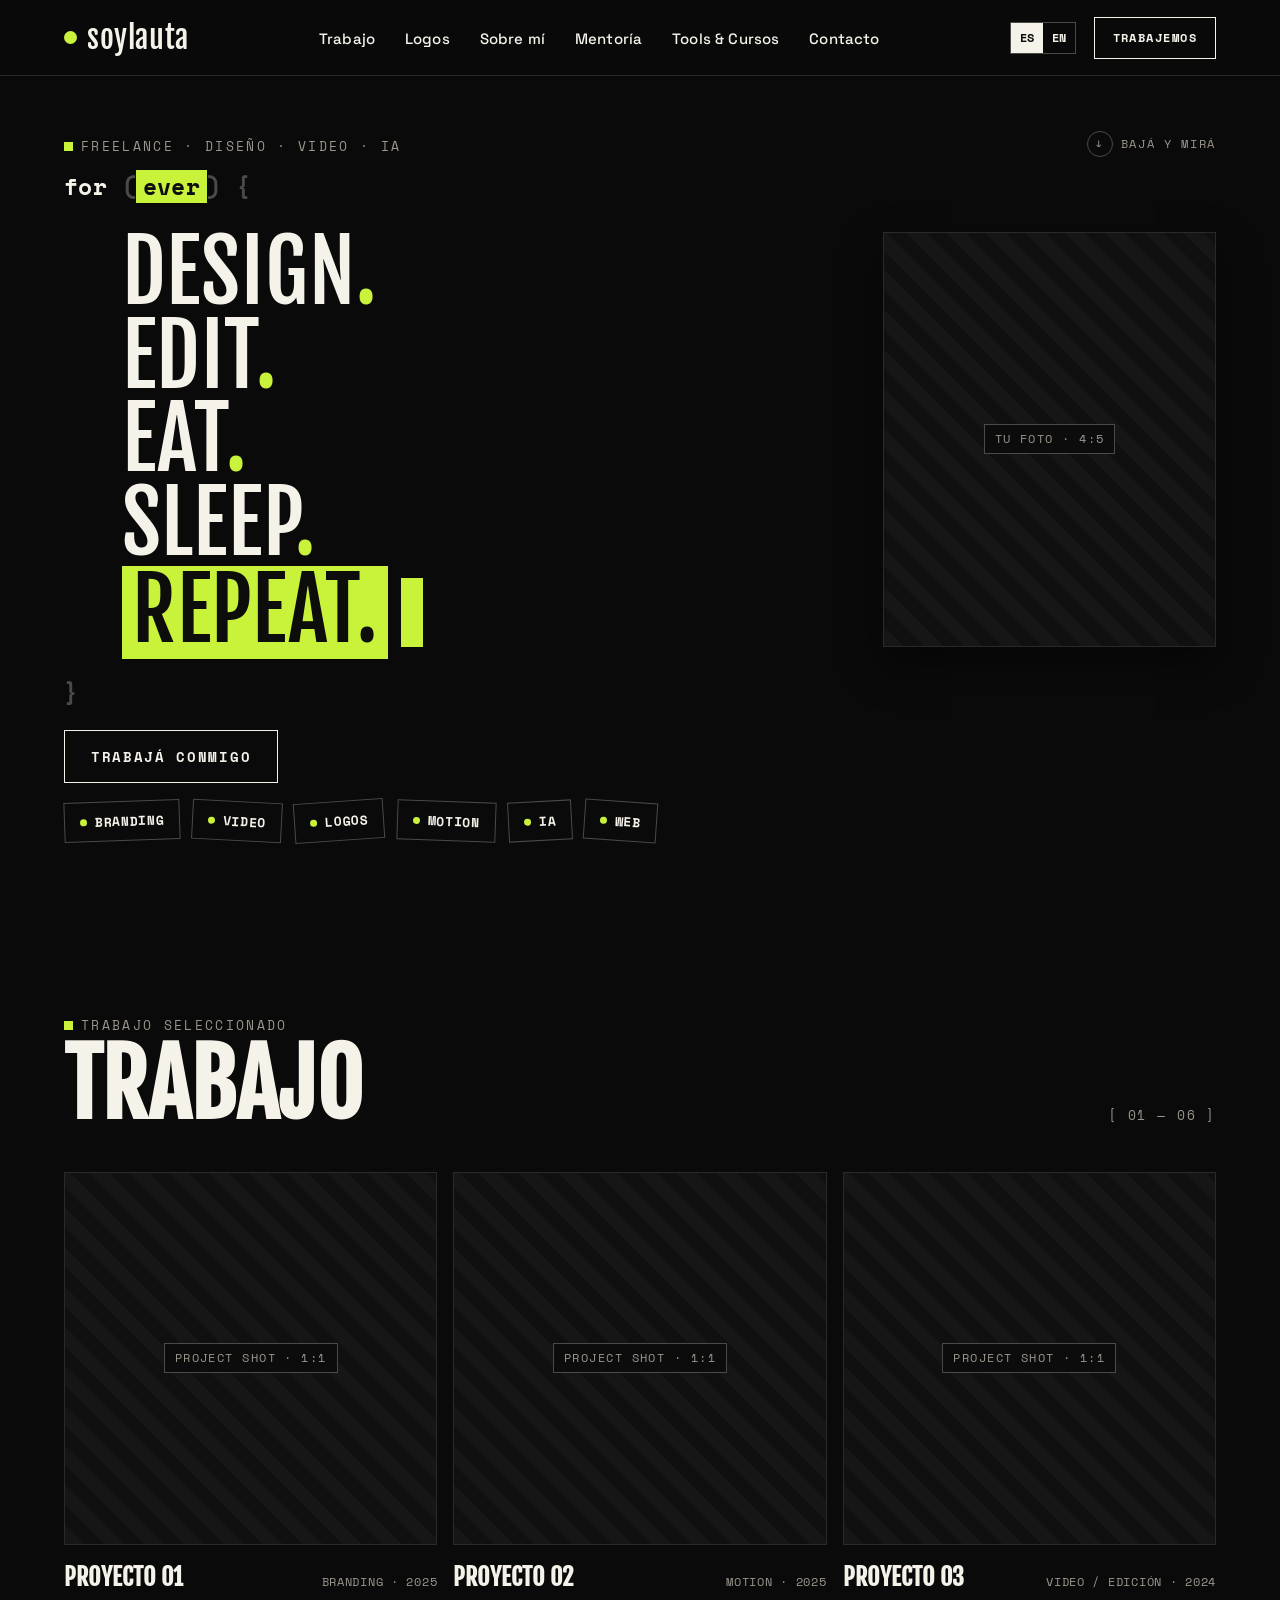
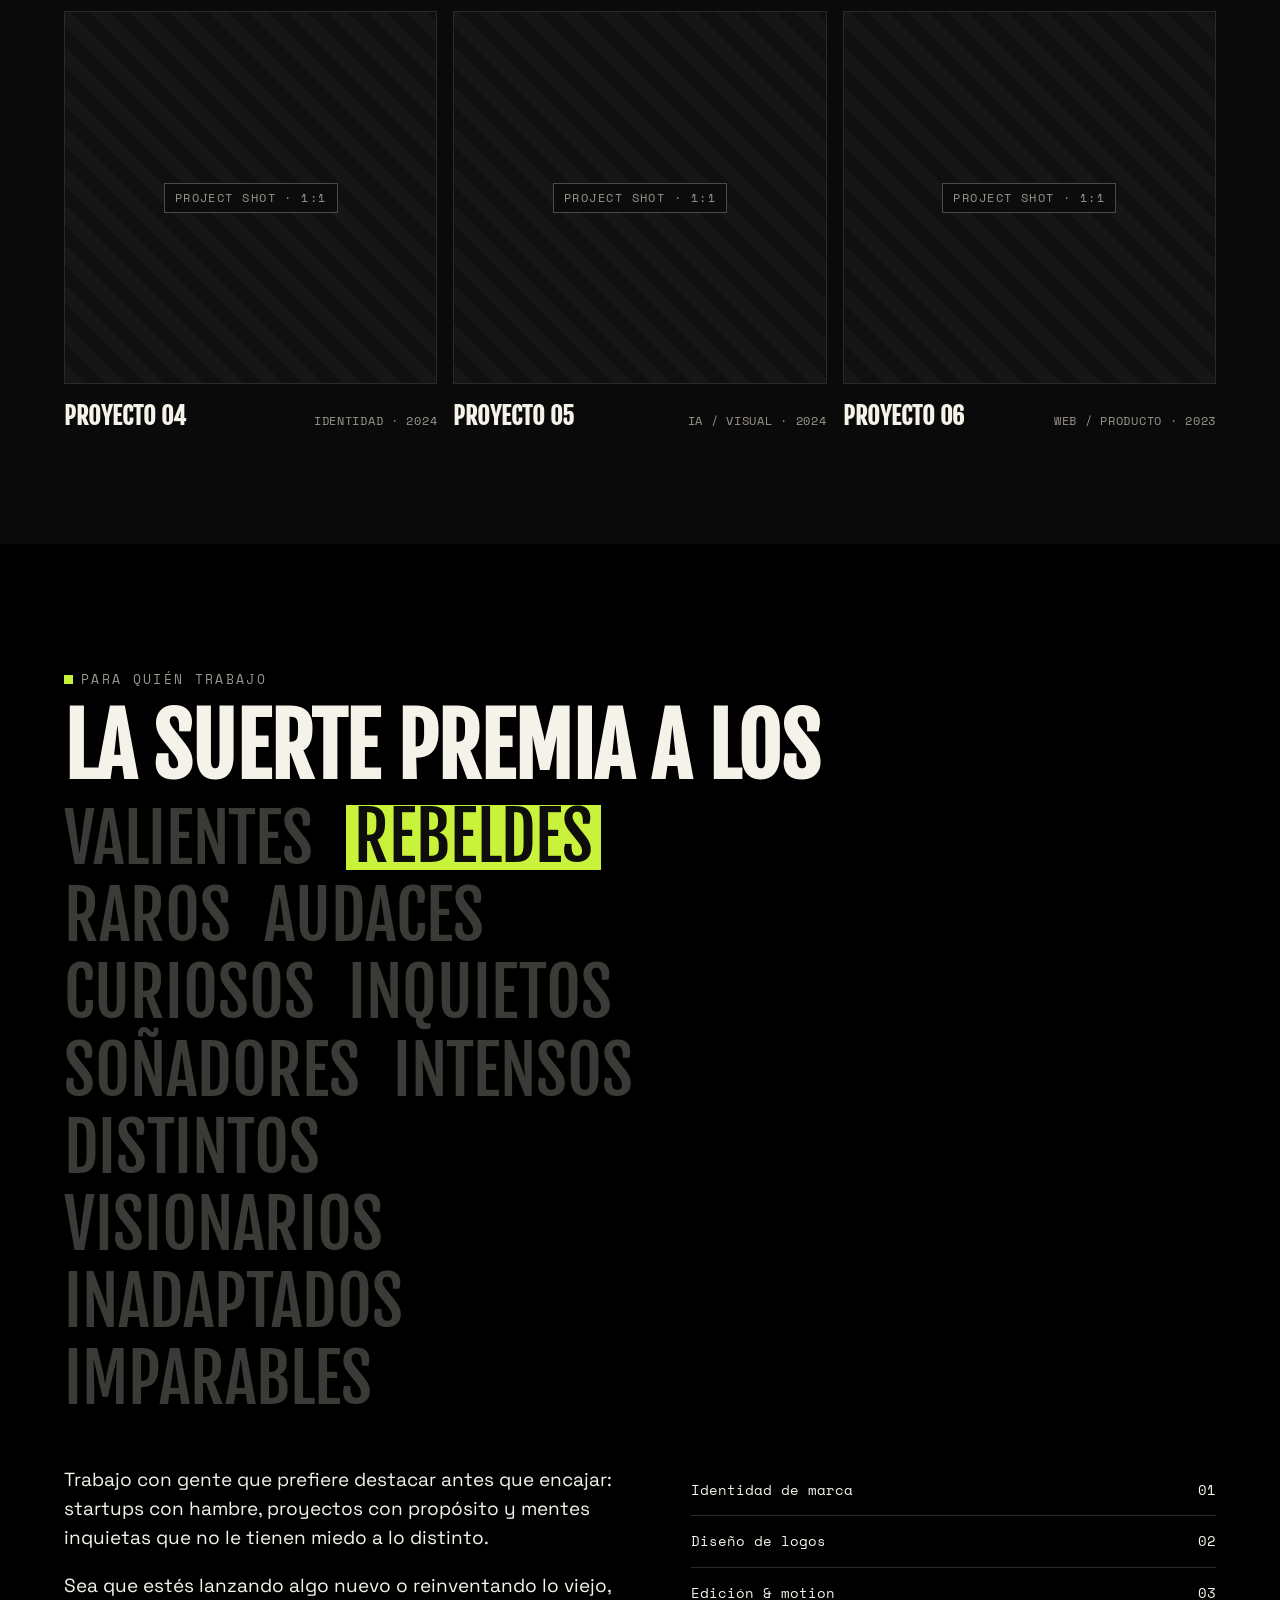
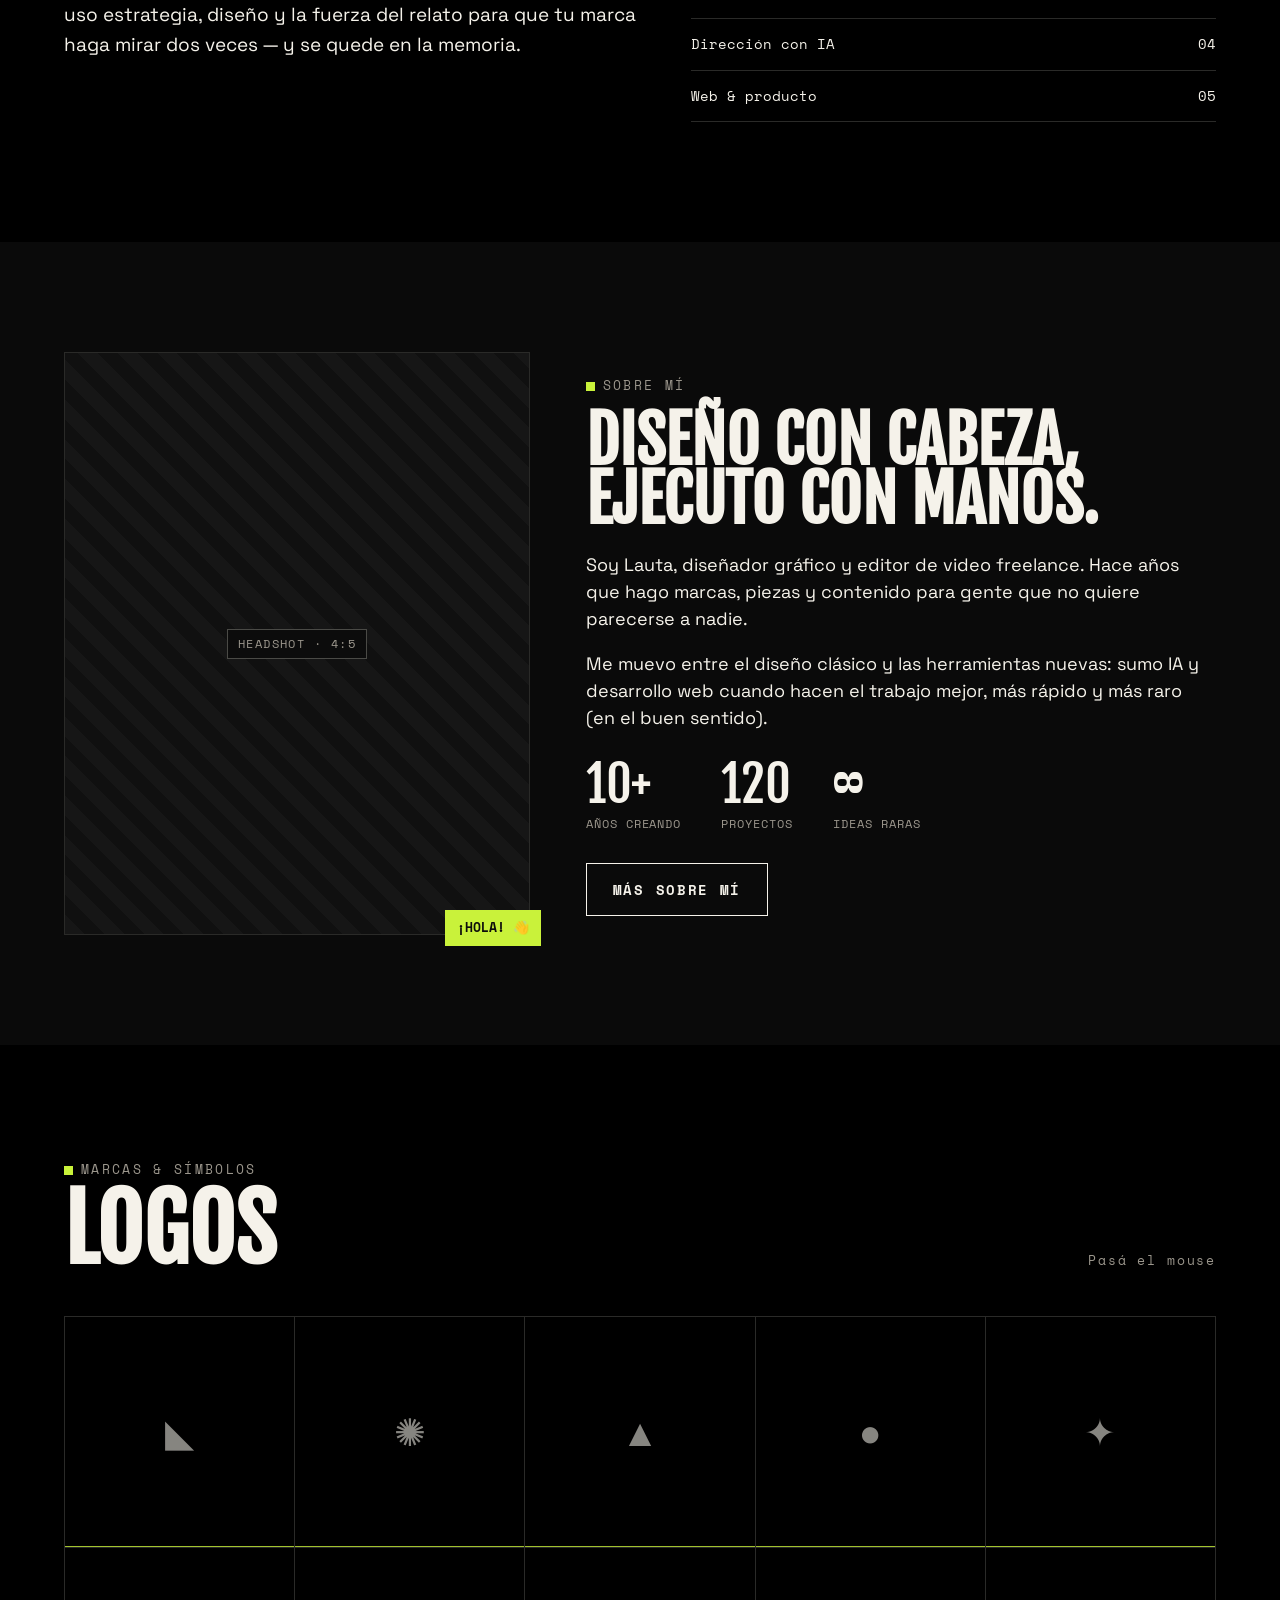
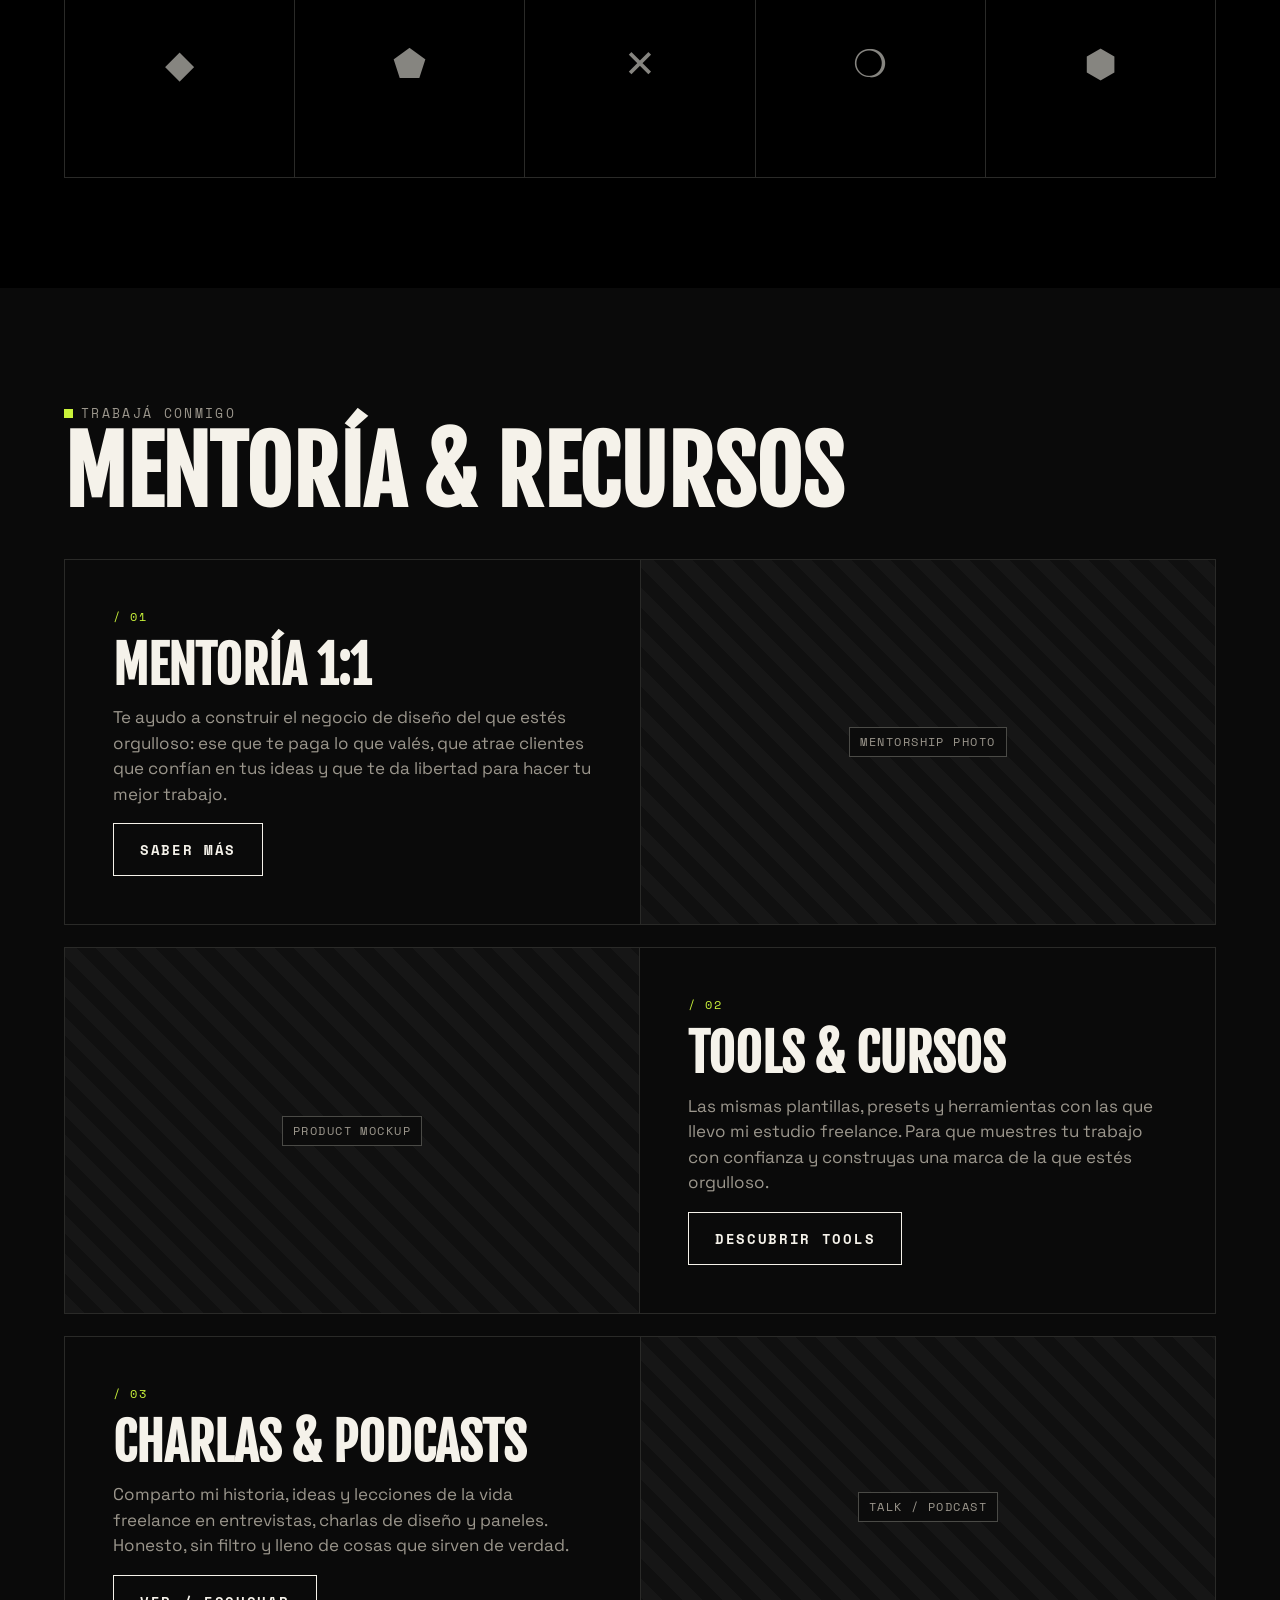
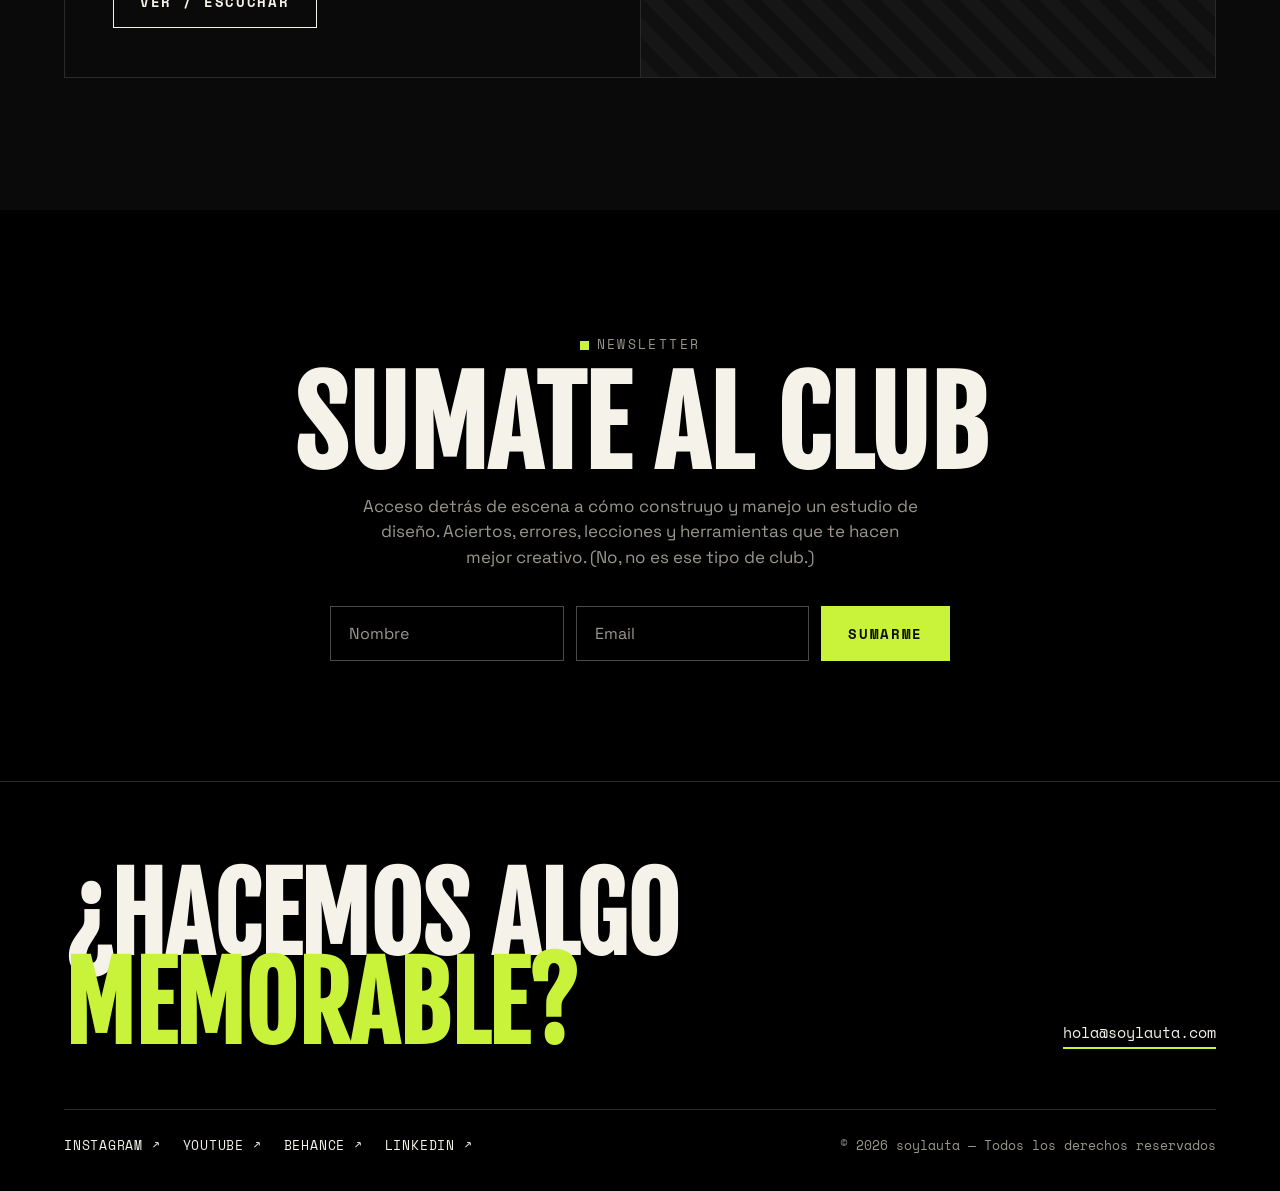
<file: index.html>
<!DOCTYPE html>
<html lang="es">
<head>
<meta charset="UTF-8">
<meta name="viewport" content="width=device-width, initial-scale=1">
<title>soylauta — diseño, video & marcas</title>
<link rel="preconnect" href="https://fonts.googleapis.com">
<link rel="preconnect" href="https://fonts.gstatic.com" crossorigin>
<link href="https://fonts.googleapis.com/css2?family=Fjalla+One&family=Pirata+One&family=Space+Grotesk:wght@400;500;600;700&family=Space+Mono:wght@400;700&display=swap" rel="stylesheet">
<link rel="stylesheet" href="styles.css">
</head>
<body>

<!-- ===================== NAV ===================== -->
<header class="nav">
  <div class="nav-inner">
    <a href="#top" class="brand" aria-label="soylauta home">
      <span class="dot"></span>soylauta
    </a>
    <nav>
      <ul class="nav-links">
        <li><a href="#work" data-es="Trabajo" data-en="Work">Trabajo</a></li>
        <li><a href="#logos" data-es="Logos" data-en="Logos">Logos</a></li>
        <li><a href="#about" data-es="Sobre mí" data-en="About">Sobre mí</a></li>
        <li><a href="#mentorship" data-es="Mentoría" data-en="Mentorship">Mentoría</a></li>
        <li><a href="#tools" data-es="Tools & Cursos" data-en="Tools & Courses">Tools & Cursos</a></li>
        <li><a href="#contact" data-es="Contacto" data-en="Contact">Contacto</a></li>
      </ul>
    </nav>
    <div class="nav-right">
      <div class="lang" role="group" aria-label="language">
        <button data-lang="es" class="active">ES</button>
        <button data-lang="en">EN</button>
      </div>
      <a href="#contact" class="btn nav-cta" data-es="Trabajemos" data-en="Work with me">Trabajemos</a>
      <button class="burger" aria-label="menu"><span></span><span></span><span></span></button>
    </div>
  </div>
</header>

<div class="drawer" id="drawer">
  <a href="#work" data-es="Trabajo" data-en="Work">Trabajo</a>
  <a href="#logos" data-es="Logos" data-en="Logos">Logos</a>
  <a href="#about" data-es="Sobre mí" data-en="About">Sobre mí</a>
  <a href="#mentorship" data-es="Mentoría" data-en="Mentorship">Mentoría</a>
  <a href="#tools" data-es="Tools & Cursos" data-en="Tools & Courses">Tools & Cursos</a>
  <a href="#contact" data-es="Contacto" data-en="Contact">Contacto</a>
</div>

<main id="top">

<!-- ===================== HERO ===================== -->
<section class="hero">
  <div class="wrap">
    <div class="hero-top">
      <span class="kicker" data-es="Freelance · Diseño · Video · IA" data-en="Freelance · Design · Video · AI">Freelance · Diseño · Video · IA</span>
      <span class="scroll-hint">
        <span class="ball">↓</span>
        <span data-es="Bajá y mirá" data-en="Scroll down">Bajá y mirá</span>
      </span>
    </div>

    <div class="hero-main">
      <h1 class="code-hero" aria-label="for ever: design, edit, eat, sleep, repeat">
        <span class="code-line"><span class="kw">for</span> <span class="punc">(</span><span class="var">ever</span><span class="punc">)</span> <span class="brace">{</span></span>
        <span class="big">Design<span class="dot">.</span></span>
        <span class="big">Edit<span class="dot">.</span></span>
        <span class="big">Eat<span class="dot">.</span></span>
        <span class="big">Sleep<span class="dot">.</span></span>
        <span class="big repeat"><span class="box-hl">Repeat.</span><span class="caret"></span></span>
        <span class="code-line"><span class="brace">}</span></span>
      </h1>
      <div class="hero-art">
        <div class="ph"><span class="ph-label">tu foto · 4:5</span></div>
      </div>
    </div>

    <div class="hero-cta-row">
      <a href="#contact" class="btn" data-es="Trabajá conmigo" data-en="Work with me">Work with me <span class="arr">→</span></a>
    </div>

    <div class="stickers">
      <div class="sticker-rail" id="stickerRail">
        <button class="sticker" data-target="#work"><span class="pin"></span>BRANDING</button>
        <button class="sticker" data-target="#work"><span class="pin"></span>VIDEO</button>
        <button class="sticker" data-target="#logos"><span class="pin"></span>LOGOS</button>
        <button class="sticker" data-target="#work"><span class="pin"></span>MOTION</button>
        <button class="sticker" data-target="#tools"><span class="pin"></span>IA</button>
        <button class="sticker" data-target="#tools"><span class="pin"></span>WEB</button>
      </div>
    </div>
  </div>
</section>

<!-- ===================== WORK ===================== -->
<section class="block" id="work">
  <div class="wrap">
    <div class="section-head reveal">
      <div>
        <span class="kicker" data-es="Trabajo seleccionado" data-en="Selected work">Trabajo seleccionado</span>
        <h2>Trabajo</h2>
      </div>
      <span class="idx">[ 01 — 06 ]</span>
    </div>

    <div class="work-grid">
      <article class="work-card reveal" data-name="Proyecto 01">
        <div class="thumb"><div class="ph"><span class="ph-label">project shot · 1:1</span></div><span class="badge" data-es="Ver caso" data-en="View case">Ver caso ↗</span></div>
        <div class="work-meta"><h3>Proyecto 01</h3><span class="cat">Branding · 2025</span></div>
      </article>
      <article class="work-card reveal" data-name="Proyecto 02">
        <div class="thumb"><div class="ph"><span class="ph-label">project shot · 1:1</span></div><span class="badge" data-es="Ver caso" data-en="View case">Ver caso ↗</span></div>
        <div class="work-meta"><h3>Proyecto 02</h3><span class="cat">Motion · 2025</span></div>
      </article>
      <article class="work-card reveal" data-name="Proyecto 03">
        <div class="thumb"><div class="ph"><span class="ph-label">project shot · 1:1</span></div><span class="badge" data-es="Ver caso" data-en="View case">Ver caso ↗</span></div>
        <div class="work-meta"><h3>Proyecto 03</h3><span class="cat">Video / Edición · 2024</span></div>
      </article>
      <article class="work-card reveal" data-name="Proyecto 04">
        <div class="thumb"><div class="ph"><span class="ph-label">project shot · 1:1</span></div><span class="badge" data-es="Ver caso" data-en="View case">Ver caso ↗</span></div>
        <div class="work-meta"><h3>Proyecto 04</h3><span class="cat">Identidad · 2024</span></div>
      </article>
      <article class="work-card reveal" data-name="Proyecto 05">
        <div class="thumb"><div class="ph"><span class="ph-label">project shot · 1:1</span></div><span class="badge" data-es="Ver caso" data-en="View case">Ver caso ↗</span></div>
        <div class="work-meta"><h3>Proyecto 05</h3><span class="cat">IA / Visual · 2024</span></div>
      </article>
      <article class="work-card reveal" data-name="Proyecto 06">
        <div class="thumb"><div class="ph"><span class="ph-label">project shot · 1:1</span></div><span class="badge" data-es="Ver caso" data-en="View case">Ver caso ↗</span></div>
        <div class="work-meta"><h3>Proyecto 06</h3><span class="cat">Web / Producto · 2023</span></div>
      </article>
    </div>
  </div>
</section>

<!-- ===================== MANIFESTO ===================== -->
<section class="manifesto inverted" id="manifesto">
  <div class="wrap">
    <span class="kicker reveal" data-es="Para quién trabajo" data-en="Who I work with">Para quién trabajo</span>
    <h2 class="lead reveal" style="margin-top:18px">
      <span data-es="LA SUERTE PREMIA A LOS" data-en="FORTUNE FAVOURS THE">LA SUERTE PREMIA A LOS</span>
    </h2>
    <div class="adjectives reveal" id="adjectives" aria-hidden="true"></div>

    <div class="manifesto-body">
      <div class="reveal">
        <p data-es="Trabajo con gente que prefiere destacar antes que encajar: startups con hambre, proyectos con propósito y mentes inquietas que no le tienen miedo a lo distinto."
           data-en="I work with people who'd rather stand out than fit in: hungry startups, purpose-driven projects, and restless minds who aren't afraid of different.">Trabajo con gente que prefiere destacar antes que encajar: startups con hambre, proyectos con propósito y mentes inquietas que no le tienen miedo a lo distinto.</p>
        <p data-es="Sea que estés lanzando algo nuevo o reinventando lo viejo, uso estrategia, diseño y la fuerza del relato para que tu marca haga mirar dos veces — y se quede en la memoria."
           data-en="Whether you're launching something new or rethinking the old, I use strategy, design and the power of story to make your brand worth a second look — and impossible to forget.">Sea que estés lanzando algo nuevo o reinventando lo viejo, uso estrategia, diseño y la fuerza del relato para que tu marca haga mirar dos veces — y se quede en la memoria.</p>
      </div>
      <div class="col-r reveal">
        <div class="row"><span data-es="Identidad de marca" data-en="Brand identity">Identidad de marca</span><span>01</span></div>
        <div class="row"><span data-es="Diseño de logos" data-en="Logo design">Diseño de logos</span><span>02</span></div>
        <div class="row"><span data-es="Edición & motion" data-en="Editing & motion">Edición & motion</span><span>03</span></div>
        <div class="row"><span data-es="Dirección con IA" data-en="AI direction">Dirección con IA</span><span>04</span></div>
        <div class="row"><span data-es="Web & producto" data-en="Web & product">Web & producto</span><span>05</span></div>
      </div>
    </div>
  </div>
</section>

<!-- ===================== ABOUT ===================== -->
<section class="block" id="about">
  <div class="wrap">
    <div class="about-grid">
      <div class="about-photo reveal">
        <div class="ph" style="position:absolute;inset:0"><span class="ph-label">headshot · 4:5</span></div>
        <span class="tag-corner">¡HOLA! 👋</span>
      </div>
      <div class="about-text reveal">
        <span class="kicker" data-es="Sobre mí" data-en="About me">Sobre mí</span>
        <h2 data-es="Diseño con cabeza, ejecuto con manos." data-en="I think it through, then I build it.">Diseño con cabeza, ejecuto con manos.</h2>
        <p data-es="Soy Lauta, diseñador gráfico y editor de video freelance. Hace años que hago marcas, piezas y contenido para gente que no quiere parecerse a nadie."
           data-en="I'm Lauta, a freelance graphic designer and video editor. For years I've built brands, pieces and content for people who refuse to look like everyone else.">Soy Lauta, diseñador gráfico y editor de video freelance. Hace años que hago marcas, piezas y contenido para gente que no quiere parecerse a nadie.</p>
        <p data-es="Me muevo entre el diseño clásico y las herramientas nuevas: sumo IA y desarrollo web cuando hacen el trabajo mejor, más rápido y más raro (en el buen sentido)."
           data-en="I move between classic design and new tools: I bring in AI and web dev when they make the work better, faster and weirder (in the good way).">Me muevo entre el diseño clásico y las herramientas nuevas: sumo IA y desarrollo web cuando hacen el trabajo mejor, más rápido y más raro (en el buen sentido).</p>
        <div class="about-stats">
          <div class="stat"><div class="n">10+</div><div class="l" data-es="Años creando" data-en="Years creating">Años creando</div></div>
          <div class="stat"><div class="n">120</div><div class="l" data-es="Proyectos" data-en="Projects">Proyectos</div></div>
          <div class="stat"><div class="n">∞</div><div class="l" data-es="Ideas raras" data-en="Weird ideas">Ideas raras</div></div>
        </div>
        <a href="#contact" class="btn" data-es="Más sobre mí" data-en="More about me">Más sobre mí <span class="arr">→</span></a>
      </div>
    </div>
  </div>
</section>

<!-- ===================== LOGOS ===================== -->
<section class="block inverted" id="logos">
  <div class="wrap">
    <div class="section-head reveal">
      <div>
        <span class="kicker" data-es="Marcas & símbolos" data-en="Marks & symbols">Marcas & símbolos</span>
        <h2>Logos</h2>
      </div>
      <span class="idx" data-es="Pasá el mouse" data-en="Hover me">Pasá el mouse</span>
    </div>
    <div class="logo-grid reveal">
      <div class="logo-cell" data-name="Mark 01"><span class="mk">◣</span></div>
      <div class="logo-cell" data-name="Mark 02"><span class="mk">✺</span></div>
      <div class="logo-cell" data-name="Mark 03"><span class="mk">▲</span></div>
      <div class="logo-cell" data-name="Mark 04"><span class="mk">●</span></div>
      <div class="logo-cell" data-name="Mark 05"><span class="mk">✦</span></div>
      <div class="logo-cell" data-name="Mark 06"><span class="mk">◆</span></div>
      <div class="logo-cell" data-name="Mark 07"><span class="mk">⬟</span></div>
      <div class="logo-cell" data-name="Mark 08"><span class="mk">✕</span></div>
      <div class="logo-cell" data-name="Mark 09"><span class="mk">❍</span></div>
      <div class="logo-cell" data-name="Mark 10"><span class="mk">⬢</span></div>
    </div>
  </div>
</section>

<!-- ===================== TOOLS / TALKS ===================== -->
<section class="block" id="tools">
  <div class="wrap">
    <div class="section-head reveal">
      <div>
        <span class="kicker" data-es="Trabajá conmigo" data-en="Work with me">Trabajá conmigo</span>
        <h2 data-es="Mentoría & recursos" data-en="Mentorship & resources">Mentoría & recursos</h2>
      </div>
    </div>

    <div class="feature reveal" id="mentorship">
      <div class="f-media"><div class="ph" style="position:absolute;inset:0"><span class="ph-label">mentorship photo</span></div></div>
      <div class="f-body">
        <span class="f-num">/ 01</span>
        <h3 data-es="Mentoría 1:1" data-en="1:1 Mentorship">Mentoría 1:1</h3>
        <p data-es="Te ayudo a construir el negocio de diseño del que estés orgulloso: ese que te paga lo que valés, que atrae clientes que confían en tus ideas y que te da libertad para hacer tu mejor trabajo."
           data-en="I help you build the design business you're proud of: the one that pays what you're worth, attracts clients who trust your ideas, and gives you freedom to do your best work.">Te ayudo a construir el negocio de diseño del que estés orgulloso: ese que te paga lo que valés, que atrae clientes que confían en tus ideas y que te da libertad para hacer tu mejor trabajo.</p>
        <div><a href="#contact" class="btn" data-es="Saber más" data-en="Learn more">Saber más <span class="arr">→</span></a></div>
      </div>
    </div>

    <div class="feature reveal">
      <div class="f-media"><div class="ph" style="position:absolute;inset:0"><span class="ph-label">product mockup</span></div></div>
      <div class="f-body">
        <span class="f-num">/ 02</span>
        <h3 data-es="Tools & Cursos" data-en="Tools & Courses">Tools & Cursos</h3>
        <p data-es="Las mismas plantillas, presets y herramientas con las que llevo mi estudio freelance. Para que muestres tu trabajo con confianza y construyas una marca de la que estés orgulloso."
           data-en="The same templates, presets and tools I use to run my freelance studio. So you can show your work with confidence and build a brand you're proud of.">Las mismas plantillas, presets y herramientas con las que llevo mi estudio freelance. Para que muestres tu trabajo con confianza y construyas una marca de la que estés orgulloso.</p>
        <div><a href="#contact" class="btn" data-es="Descubrir tools" data-en="Discover tools">Descubrir tools <span class="arr">→</span></a></div>
      </div>
    </div>

    <div class="feature reveal" id="talks">
      <div class="f-media"><div class="ph" style="position:absolute;inset:0"><span class="ph-label">talk / podcast</span></div></div>
      <div class="f-body">
        <span class="f-num">/ 03</span>
        <h3 data-es="Charlas & Podcasts" data-en="Talks & Podcasts">Charlas & Podcasts</h3>
        <p data-es="Comparto mi historia, ideas y lecciones de la vida freelance en entrevistas, charlas de diseño y paneles. Honesto, sin filtro y lleno de cosas que sirven de verdad."
           data-en="I share my story, ideas and lessons from freelance life in interviews, design talks and panels. Honest, unfiltered and full of stuff that actually helps.">Comparto mi historia, ideas y lecciones de la vida freelance en entrevistas, charlas de diseño y paneles. Honesto, sin filtro y lleno de cosas que sirven de verdad.</p>
        <div><a href="#contact" class="btn" data-es="Ver / escuchar" data-en="Watch / listen">Ver / escuchar <span class="arr">→</span></a></div>
      </div>
    </div>
  </div>
</section>

<!-- ===================== NEWSLETTER ===================== -->
<section class="club inverted" id="club">
  <div class="wrap">
    <span class="kicker reveal" style="justify-content:center" data-es="Newsletter" data-en="Newsletter">Newsletter</span>
    <h2 class="reveal" style="margin-top:18px" data-es="Sumate al club" data-en="Join the club">Sumate al club</h2>
    <p class="sub reveal" data-es="Acceso detrás de escena a cómo construyo y manejo un estudio de diseño. Aciertos, errores, lecciones y herramientas que te hacen mejor creativo. (No, no es ese tipo de club.)"
       data-en="Behind-the-scenes access to how I build and run a design studio. Wins, fails, lessons and tools that make you a better creative. (No, not that kind of club.)">Acceso detrás de escena a cómo construyo y manejo un estudio de diseño. Aciertos, errores, lecciones y herramientas que te hacen mejor creativo. (No, no es ese tipo de club.)</p>
    <form class="club-form reveal" id="clubForm" novalidate>
      <input type="text" name="name" required data-ph-es="Nombre" data-ph-en="First name" placeholder="Nombre">
      <input type="email" name="email" required data-ph-es="Email" data-ph-en="Email" placeholder="Email">
      <button type="submit" class="btn btn--accent" data-es="Sumarme" data-en="Sign me up">Sumarme <span class="arr">→</span></button>
    </form>
    <div class="club-success" data-es="¡Estás dentro! 🎉" data-en="You're in! 🎉">¡Estás dentro! 🎉</div>
  </div>
</section>

</main>

<!-- ===================== FOOTER ===================== -->
<footer class="site" id="contact">
  <div class="wrap">
    <div class="foot-cta">
      <h2><span data-es="¿Hacemos algo" data-en="Let's make something">¿Hacemos algo</span><br><span class="hl" data-es="memorable?" data-en="memorable?">memorable?</span></h2>
      <a href="mailto:hola@soylauta.com" class="mail">hola@soylauta.com</a>
    </div>
    <div class="foot-grid">
      <div class="socials">
        <a href="#" target="_blank" rel="noopener">Instagram ↗</a>
        <a href="#" target="_blank" rel="noopener">YouTube ↗</a>
        <a href="#" target="_blank" rel="noopener">Behance ↗</a>
        <a href="#" target="_blank" rel="noopener">LinkedIn ↗</a>
      </div>
      <div class="copy">© 2026 soylauta — <span data-es="Todos los derechos reservados" data-en="All rights reserved">Todos los derechos reservados</span></div>
    </div>
  </div>
</footer>

<!-- ===================== MODAL ===================== -->
<div class="modal" id="modal" aria-hidden="true">
  <div class="modal-bg" data-close></div>
  <div class="modal-card" role="dialog" aria-modal="true">
    <button class="modal-close" data-close aria-label="cerrar">✕</button>
    <span class="pill" id="modalPill">Proyecto</span>
    <h3 data-es="Caso en camino" data-en="Case study coming">Caso en camino</h3>
    <p data-es="Estoy preparando este caso de estudio. Mientras tanto, escribime y te muestro el detrás de escena."
       data-en="I'm putting this case study together. In the meantime, drop me a line and I'll show you behind the scenes.">Estoy preparando este caso de estudio. Mientras tanto, escribime y te muestro el detrás de escena.</p>
    <a href="#contact" class="btn btn--accent" data-close data-es="Escribime" data-en="Get in touch">Escribime <span class="arr">→</span></a>
  </div>
</div>

<script src="app.js"></script>
</body>
</html>
</file>
<file: styles.css>
/* ============================================================
   soylauta — bold personal brand site (DARK / reference look)
   Type: Interstate (display) · Pirata One (blackletter accent)
         Space Grotesk (text) · Space Mono (labels/buttons)
   Palette: black + warm white + one acid-lime accent
   ============================================================ */

:root {
  --bg: #0a0a0a;
  --bg-2: #000000;
  --panel: #141414;          /* placeholder / subtle panels */
  --fg: #f5f2ea;             /* warm white */
  --muted: #9b968c;          /* muted gray text */
  --accent: #c9f23a;         /* acid lime — overridable via Tweaks */
  --accent-ink: #0a0a0a;
  --line: #2a2a28;           /* hairlines */
  --line-strong: #4a4a46;
  --maxw: 1600px;
  --nav-h: 76px;
  --font-display: 'Fjalla One', 'Arial Narrow', sans-serif;
  --font-black: 'Pirata One', 'Fjalla One', serif;
  --font-text: 'Space Grotesk', system-ui, sans-serif;
  --font-mono: 'Space Mono', ui-monospace, monospace;
}

* { box-sizing: border-box; }
html { scroll-behavior: smooth; }

body {
  margin: 0;
  background: var(--bg);
  color: var(--fg);
  font-family: var(--font-text);
  font-size: 18px;
  line-height: 1.5;
  -webkit-font-smoothing: antialiased;
  overflow-x: hidden;
}

img { display: block; max-width: 100%; }
a { color: inherit; text-decoration: none; }
::selection { background: var(--accent); color: var(--accent-ink); }

.wrap { width: 100%; max-width: var(--maxw); margin: 0 auto; padding: 0 clamp(40px, 5vw, 80px); }

/* ---------- utility type ---------- */
.kicker {
  font-family: var(--font-mono);
  font-size: 13px;
  letter-spacing: 0.18em;
  text-transform: uppercase;
  color: var(--muted);
  display: inline-flex;
  align-items: center;
  gap: 8px;
}
.kicker::before {
  content: "";
  width: 9px; height: 9px;
  background: var(--accent);
  display: inline-block;
}

.gothic { font-family: var(--font-black); text-transform: none; font-weight: 400; letter-spacing: 0; }
.hl { color: var(--accent); }
.box-hl {
  background: var(--accent);
  color: var(--accent-ink);
  padding: 0 0.12em;
  box-decoration-break: clone;
  -webkit-box-decoration-break: clone;
}

/* ---------- buttons (outline / monospace like reference) ---------- */
.btn {
  font-family: var(--font-mono);
  font-weight: 700;
  font-size: 14px;
  letter-spacing: 0.12em;
  text-transform: uppercase;
  display: inline-flex;
  align-items: center;
  gap: 10px;
  padding: 15px 26px;
  background: transparent;
  color: var(--fg);
  border: 1.5px solid var(--fg);
  cursor: pointer;
  transition: background .18s ease, color .18s ease, border-color .18s ease, transform .18s ease;
  white-space: nowrap;
}
.btn .arr { transition: transform .2s ease; }
.btn:hover { background: var(--accent); color: var(--accent-ink); border-color: var(--accent); }
.btn:hover .arr { transform: translateX(5px); }
.btn--accent { background: var(--accent); color: var(--accent-ink); border-color: var(--accent); }
.btn--accent:hover { background: var(--fg); color: var(--bg); border-color: var(--fg); }

/* ============================================================
   NAV
   ============================================================ */
header.nav {
  position: fixed;
  top: 0; left: 0; right: 0;
  height: var(--nav-h);
  z-index: 100;
  background: color-mix(in srgb, var(--bg) 82%, transparent);
  backdrop-filter: blur(12px);
  border-bottom: 1px solid var(--line);
}
.nav-inner {
  max-width: var(--maxw);
  margin: 0 auto;
  height: 100%;
  padding: 0 clamp(40px, 5vw, 80px);
  display: flex;
  align-items: center;
  justify-content: space-between;
  gap: 20px;
}
.brand {
  font-family: var(--font-display);
  font-size: 30px;
  letter-spacing: 0.02em;
  text-transform: lowercase;
  display: flex;
  align-items: center;
  gap: 10px;
}
.brand .dot {
  width: 13px; height: 13px;
  background: var(--accent);
  border-radius: 50%;
  display: inline-block;
}
.nav-links {
  display: flex;
  align-items: center;
  gap: 30px;
  list-style: none;
  margin: 0; padding: 0;
}
.nav-links a {
  font-weight: 500;
  font-size: 15px;
  letter-spacing: 0.01em;
  position: relative;
  padding: 4px 0;
  color: var(--fg);
}
.nav-links a::after {
  content: "";
  position: absolute; left: 0; bottom: 0;
  width: 0; height: 2px; background: var(--accent);
  transition: width .2s ease;
}
.nav-links a:hover::after { width: 100%; }

.nav-right { display: flex; align-items: center; gap: 18px; }
.lang {
  display: inline-flex;
  border: 1.5px solid var(--line-strong);
  font-family: var(--font-mono);
  font-size: 12px;
  font-weight: 700;
  overflow: hidden;
}
.lang button {
  background: transparent;
  border: none;
  padding: 6px 9px;
  cursor: pointer;
  font: inherit;
  color: var(--fg);
}
.lang button.active { background: var(--fg); color: var(--bg); }

.nav-cta { font-size: 12px; padding: 11px 18px; }

.burger {
  display: none;
  width: 44px; height: 44px;
  border: 1.5px solid var(--line-strong);
  background: transparent;
  cursor: pointer;
  flex-direction: column;
  align-items: center;
  justify-content: center;
  gap: 5px;
}
.burger span { width: 20px; height: 2px; background: var(--fg); transition: .25s; }
.burger.open span:nth-child(1) { transform: translateY(7px) rotate(45deg); }
.burger.open span:nth-child(2) { opacity: 0; }
.burger.open span:nth-child(3) { transform: translateY(-7px) rotate(-45deg); }

.drawer {
  position: fixed;
  inset: var(--nav-h) 0 0 0;
  background: var(--bg);
  z-index: 99;
  transform: translateY(-100%);
  transition: transform .35s cubic-bezier(.5,0,.2,1);
  display: flex;
  flex-direction: column;
  padding: 40px;
  gap: 4px;
}
.drawer.open { transform: translateY(0); }
.drawer a {
  font-family: var(--font-display);
  font-size: clamp(34px, 9vw, 58px);
  text-transform: uppercase;
  padding: 8px 0;
  border-bottom: 1px solid var(--line);
}
.drawer a:hover { color: var(--accent); }

/* ============================================================
   HERO
   ============================================================ */
.hero {
  min-height: 100vh;
  box-sizing: border-box;
  padding: calc(var(--nav-h) + 22px) 0 26px;
  display: flex;
  flex-direction: column;
  justify-content: center;
  position: relative;
}
.hero-top {
  display: flex;
  justify-content: space-between;
  align-items: flex-end;
  gap: 24px;
  margin-bottom: 14px;
  flex-wrap: wrap;
}
.hero-sub { max-width: 440px; font-size: 16px; line-height: 1.5; color: var(--muted); }
.hero-sub .tags { font-family: var(--font-mono); font-size: 13px; letter-spacing: .04em; margin-top: 14px; color: var(--line-strong); display: block; }
.hero-cta-row { display: flex; align-items: center; gap: 22px; margin-top: 22px; flex-wrap: wrap; }
.scroll-hint {
  font-family: var(--font-mono); font-size: 12px; letter-spacing: .14em; text-transform: uppercase;
  display: flex; align-items: center; gap: 8px; color: var(--muted);
}
.scroll-hint .ball {
  width: 26px; height: 26px; border: 1.5px solid var(--line-strong);
  border-radius: 50%; display: grid; place-items: center;
  animation: bob 1.6s ease-in-out infinite;
}
@keyframes bob { 0%,100%{transform:translateY(0)} 50%{transform:translateY(4px)} }

/* hero main row: heading + pixel banana */
.hero-main {
  display: flex;
  align-items: center;
  justify-content: space-between;
  gap: clamp(24px, 5vw, 80px);
}
.hero-main .code-hero { flex: 1 1 auto; min-width: 0; }
.hero-art { flex: 0 0 auto; width: clamp(220px, 26vw, 380px); }
.hero-art .ph {
  aspect-ratio: 4 / 5;
  border: 1px solid var(--line);
  box-shadow: 0 18px 40px rgba(0,0,0,.45);
}

/* code-hero */
.code-hero { margin: 0; }
.code-hero .code-line {
  display: block;
  font-family: var(--font-mono);
  font-weight: 700;
  font-size: clamp(14px, min(2.7vw, 2.5vh), 28px);
  letter-spacing: 0.02em;
  color: var(--muted);
  line-height: 1.4;
}
.code-hero .code-line:first-child { margin-bottom: clamp(16px, 3.2vh, 32px); }
.code-hero .code-line:last-child { margin-top: clamp(10px, 2vh, 20px); }
.code-hero .kw { color: var(--fg); }
.code-hero .punc, .code-hero .brace { color: var(--line-strong); }
.code-hero .var { color: var(--accent-ink); background: var(--accent); padding: 0 0.28em; }
.code-hero .big {
  display: block;
  font-family: var(--font-display);
  text-transform: uppercase;
  font-weight: 400;
  color: var(--fg);
  font-size: clamp(34px, min(11vw, 9.4vh), 116px);
  line-height: 0.99;
  letter-spacing: 0.01em;
  padding-left: clamp(20px, 4.5vw, 64px);
}
.code-hero .big .dot { color: var(--accent); }
.code-hero .big.repeat { display: flex; align-items: center; }
.code-hero .big.repeat .box-hl { padding: 0.02em 0.12em 0.08em; line-height: 1; }
.code-hero .caret {
  display: inline-block; width: 0.5ch; height: 0.82em;
  background: var(--accent); margin-left: 0.16em;
  animation: blink 1.05s steps(1) infinite;
}
@keyframes blink { 0%, 50% { opacity: 1; } 50.01%, 100% { opacity: 0; } }
.code-hero.anim > span { animation: codein 0.5s both; }
.code-hero.anim > span:nth-child(1) { animation-delay: 0.04s; }
.code-hero.anim > span:nth-child(2) { animation-delay: 0.12s; }
.code-hero.anim > span:nth-child(3) { animation-delay: 0.20s; }
.code-hero.anim > span:nth-child(4) { animation-delay: 0.28s; }
.code-hero.anim > span:nth-child(5) { animation-delay: 0.36s; }
.code-hero.anim > span:nth-child(6) { animation-delay: 0.44s; }
.code-hero.anim > span:nth-child(7) { animation-delay: 0.52s; }
@keyframes codein { from { opacity: 0; transform: translateY(16px); } to { opacity: 1; transform: none; } }

/* floating sticker tags → outline chips */
.stickers { position: relative; margin-top: 18px; min-height: 0; }
.sticker-rail { display: flex; flex-wrap: wrap; gap: 12px; align-items: center; }
.sticker {
  font-family: var(--font-mono);
  font-weight: 700;
  font-size: 13px;
  letter-spacing: .05em;
  text-transform: uppercase;
  padding: 9px 15px;
  border: 1.5px solid var(--line-strong);
  background: transparent;
  color: var(--fg);
  display: inline-flex;
  align-items: center;
  gap: 8px;
  cursor: pointer;
  transition: transform .18s ease, background .18s ease, color .18s ease, border-color .18s ease;
  animation: float 5s ease-in-out infinite;
}
.sticker:hover { background: var(--accent); color: var(--accent-ink); border-color: var(--accent); transform: translateY(-3px) rotate(0deg) !important; }
.sticker .pin { width: 7px; height: 7px; border-radius: 50%; background: var(--accent); }
.sticker:hover .pin { background: var(--accent-ink); }
@keyframes float { 0%,100%{transform:translateY(0)} 50%{transform:translateY(-6px)} }

/* ============================================================
   MARQUEE — single lime strip (the one accent pop)
   ============================================================ */
.marquee {
  background: var(--accent);
  color: var(--accent-ink);
  overflow: hidden;
  padding: 13px 0;
  white-space: nowrap;
}
.marquee-track {
  display: inline-flex;
  gap: 38px;
  font-family: var(--font-display);
  font-size: 28px;
  text-transform: uppercase;
  letter-spacing: .03em;
  animation: scroll-x 24s linear infinite;
  will-change: transform;
}
.marquee:hover .marquee-track { animation-play-state: paused; }
.marquee-track span { display: inline-flex; align-items: center; gap: 38px; }
.marquee-track .star { font-family: var(--font-text); }
@keyframes scroll-x { from{transform:translateX(0)} to{transform:translateX(-50%)} }

/* ============================================================
   SECTION SHELL
   ============================================================ */
section.block { padding: 110px 0; }
.section-head {
  display: flex;
  justify-content: space-between;
  align-items: flex-end;
  gap: 24px;
  margin-bottom: 46px;
  flex-wrap: wrap;
}
.section-head h2 {
  font-family: var(--font-display);
  font-size: clamp(40px, 7vw, 100px);
  text-transform: uppercase;
  line-height: .9;
  margin: 8px 0 0;
}
.section-head .idx { font-family: var(--font-mono); font-size: 13px; letter-spacing: .14em; color: var(--muted); }

.inverted { background: var(--bg-2); }

/* ============================================================
   WORK GRID — 3-col squares, edge to edge (reference)
   ============================================================ */
.work-grid {
  display: grid;
  grid-template-columns: repeat(3, 1fr);
  gap: 16px;
}
.work-card { cursor: pointer; position: relative; }
.work-card.wide, .work-card.tall { grid-column: span 1; }
.work-card .thumb {
  position: relative;
  overflow: hidden;
  aspect-ratio: 1 / 1;
  border: 1px solid var(--line);
}
.work-card .thumb .ph { position: absolute; inset: 0; transition: transform .5s cubic-bezier(.2,.7,.2,1); }
.work-card:hover .thumb .ph { transform: scale(1.05); }
.work-meta { display: flex; justify-content: space-between; align-items: baseline; margin-top: 14px; gap: 16px; }
.work-meta h3 { font-family: var(--font-display); font-size: 24px; text-transform: uppercase; margin: 0; }
.work-meta .cat { font-family: var(--font-mono); font-size: 12px; letter-spacing: .06em; text-transform: uppercase; color: var(--muted); }
.work-card .badge {
  position: absolute; top: 14px; left: 14px;
  background: var(--accent); color: var(--accent-ink);
  font-family: var(--font-mono); font-weight: 700; font-size: 12px; padding: 5px 9px;
  transform: translateY(-6px); opacity: 0; transition: .25s;
}
.work-card:hover .badge { transform: translateY(0); opacity: 1; }

/* image placeholder (dark) */
.ph {
  background: repeating-linear-gradient(45deg, #161616 0 14px, #101010 14px 28px);
  display: grid; place-items: center;
}
.ph .ph-label {
  font-family: var(--font-mono); font-size: 12px; letter-spacing: .12em; text-transform: uppercase;
  color: var(--muted); background: #0c0c0c; border: 1px solid var(--line-strong); padding: 5px 10px;
}

/* ============================================================
   MANIFESTO
   ============================================================ */
.manifesto { padding: 120px 0; }
.manifesto .lead {
  font-family: var(--font-display);
  font-size: clamp(38px, 6.6vw, 92px);
  text-transform: uppercase;
  line-height: .92;
  margin: 18px 0 0;
}
.adjectives {
  display: flex; flex-wrap: wrap;
  gap: 0.18em 0.5em;
  margin-top: 0.3em;
  font-family: var(--font-display);
  text-transform: uppercase;
  line-height: 0.98;
  font-size: clamp(28px, 5.2vw, 76px);
  max-width: 17ch;
}
.adjectives span {
  display: inline-block;
  color: #3a3a37;
  transition: color .3s ease, transform .3s ease;
}
.adjectives span.on { color: var(--accent-ink); background: var(--accent); padding: 0 0.12em; transform: translateY(-2px); }

.manifesto-body { display: grid; grid-template-columns: 1.1fr 1fr; gap: 50px; margin-top: 52px; align-items: start; }
.manifesto-body p { font-size: 19px; line-height: 1.55; margin: 0 0 18px; max-width: 52ch; color: var(--fg); }
.manifesto-body .col-r { font-family: var(--font-mono); font-size: 14px; line-height: 1.9; }
.manifesto-body .col-r .row { display: flex; justify-content: space-between; border-bottom: 1px solid var(--line); padding: 12px 0; }

/* ============================================================
   ABOUT
   ============================================================ */
.about-grid { display: grid; grid-template-columns: 0.85fr 1.15fr; gap: 56px; align-items: center; }
.about-photo { border: 1px solid var(--line); aspect-ratio: 4/5; position: relative; }
.about-photo .tag-corner {
  position: absolute; bottom: -12px; right: -12px;
  background: var(--accent); color: var(--accent-ink);
  font-family: var(--font-mono); font-weight: 700; font-size: 13px; padding: 8px 12px;
}
.about-text h2 { font-family: var(--font-display); font-size: clamp(34px, 5vw, 66px); text-transform: uppercase; line-height: .92; margin: 14px 0 22px; }
.about-text p { font-size: 18px; margin: 0 0 18px; max-width: 52ch; color: var(--fg); }
.about-stats { display: flex; gap: 40px; margin: 28px 0 30px; flex-wrap: wrap; }
.about-stats .stat .n { font-family: var(--font-display); font-size: 50px; line-height: 1; }
.about-stats .stat .l { font-family: var(--font-mono); font-size: 12px; letter-spacing: .08em; text-transform: uppercase; color: var(--muted); margin-top: 6px; }

/* ============================================================
   LOGOS SHOWCASE
   ============================================================ */
.logo-grid {
  display: grid; grid-template-columns: repeat(5, 1fr);
  border: 1px solid var(--line); border-right: none; border-bottom: none;
}
.logo-cell {
  aspect-ratio: 1/1;
  border-right: 1px solid var(--line);
  border-bottom: 1px solid var(--line);
  display: grid; place-items: center; position: relative; overflow: hidden;
}
.logo-cell .mk { font-family: var(--font-display); font-size: 38px; color: var(--fg); opacity: .55; transition: .3s; }
.logo-cell::after {
  content: attr(data-name);
  position: absolute; inset: 0;
  background: var(--accent); color: var(--accent-ink);
  display: grid; place-items: center;
  font-family: var(--font-mono); font-size: 13px; letter-spacing: .08em; text-transform: uppercase;
  transform: translateY(100%); transition: transform .3s cubic-bezier(.2,.7,.2,1);
}
.logo-cell:hover::after { transform: translateY(0); }

/* ============================================================
   FEATURE CARDS (mentorship / tools / talks)
   ============================================================ */
.feature {
  display: grid; grid-template-columns: 1fr 1fr;
  border: 1px solid var(--line);
  margin-bottom: 22px;
  background: var(--bg);
}
.feature:nth-child(even) { direction: rtl; }
.feature:nth-child(even) > * { direction: ltr; }
.feature .f-media { position: relative; min-height: 340px; border-right: 1px solid var(--line); }
.feature:nth-child(even) .f-media { border-right: none; border-left: 1px solid var(--line); }
.feature .f-body { padding: 48px; display: flex; flex-direction: column; justify-content: center; gap: 16px; }
.feature .f-body h3 { font-family: var(--font-display); font-size: clamp(30px,4vw,56px); text-transform: uppercase; line-height: .92; margin: 0; }
.feature .f-body p { margin: 0; font-size: 17px; max-width: 46ch; color: var(--muted); }
.feature .f-num { font-family: var(--font-mono); font-size: 12px; letter-spacing: .14em; color: var(--accent); }

/* ============================================================
   NEWSLETTER
   ============================================================ */
.club { text-align: center; padding: 120px 0; }
.club h2 { font-family: var(--font-display); font-size: clamp(44px, 9vw, 140px); text-transform: uppercase; line-height: .88; margin: 0 0 18px; }
.club .sub { max-width: 560px; margin: 0 auto 36px; font-size: 17px; color: var(--muted); }
.club-form { display: flex; gap: 12px; max-width: 620px; margin: 0 auto; flex-wrap: wrap; justify-content: center; }
.club-form input {
  flex: 1 1 200px; font-family: var(--font-text); font-size: 16px; padding: 16px 18px;
  border: 1.5px solid var(--line-strong); background: transparent; color: var(--fg);
}
.club-form input::placeholder { color: var(--muted); }
.club-form input:focus { outline: none; border-color: var(--accent); }
.club-form .btn { flex: 0 0 auto; }
.club-success { font-family: var(--font-display); font-size: clamp(28px,4vw,48px); text-transform: uppercase; color: var(--accent); display: none; }
.club.done .club-form { display: none; }
.club.done .club-success { display: block; }

/* ============================================================
   FOOTER
   ============================================================ */
footer.site { background: var(--bg-2); padding: 90px 0 36px; border-top: 1px solid var(--line); }
.foot-cta { display: flex; justify-content: space-between; align-items: flex-end; gap: 30px; flex-wrap: wrap; margin-bottom: 60px; }
.foot-cta h2 { font-family: var(--font-display); font-size: clamp(40px, 8vw, 124px); text-transform: uppercase; line-height: .86; margin: 0; }
.foot-cta a.mail { font-family: var(--font-mono); font-size: 15px; border-bottom: 2px solid var(--accent); padding-bottom: 3px; }
.foot-cta a.mail:hover { color: var(--accent); }
.foot-grid { display: flex; justify-content: space-between; gap: 30px; flex-wrap: wrap; border-top: 1px solid var(--line); padding-top: 26px; }
.foot-grid .socials { display: flex; gap: 22px; flex-wrap: wrap; }
.foot-grid .socials a { font-family: var(--font-mono); font-size: 13px; letter-spacing: .06em; text-transform: uppercase; }
.foot-grid .socials a:hover { color: var(--accent); }
.foot-grid .copy { font-family: var(--font-mono); font-size: 13px; color: var(--muted); }

/* ============================================================
   MODAL
   ============================================================ */
.modal { position: fixed; inset: 0; z-index: 200; display: none; align-items: center; justify-content: center; padding: 24px; }
.modal.open { display: flex; }
.modal-bg { position: absolute; inset: 0; background: rgba(0,0,0,.78); backdrop-filter: blur(3px); }
.modal-card {
  position: relative; background: #121212; border: 1px solid var(--line-strong);
  max-width: 460px; width: 100%; padding: 40px; text-align: center;
  transform: scale(.92); transition: transform .25s cubic-bezier(.2,.8,.2,1);
}
.modal.open .modal-card { transform: scale(1); }
.modal-card .pill { font-family: var(--font-mono); font-size: 12px; letter-spacing: .12em; text-transform: uppercase; background: var(--accent); color: var(--accent-ink); padding: 5px 10px; display: inline-block; margin-bottom: 18px; }
.modal-card h3 { font-family: var(--font-display); font-size: 40px; text-transform: uppercase; margin: 0 0 12px; line-height: .95; }
.modal-card p { margin: 0 0 26px; font-size: 16px; color: var(--muted); }
.modal-close { position: absolute; top: 12px; right: 14px; width: 34px; height: 34px; border: 1.5px solid var(--line-strong); background: transparent; color: var(--fg); cursor: pointer; font-size: 18px; line-height: 1; font-family: var(--font-mono); }
.modal-close:hover { background: var(--accent); color: var(--accent-ink); border-color: var(--accent); }

/* ============================================================
   REVEAL ANIMATION
   ============================================================ */
.reveal { opacity: 0; transform: translateY(28px); transition: opacity .7s ease, transform .7s cubic-bezier(.2,.7,.2,1); }
.reveal.in { opacity: 1; transform: none; }
@media (prefers-reduced-motion: reduce) {
  .reveal { opacity: 1; transform: none; transition: none; }
  .marquee-track, .sticker, .scroll-hint .ball { animation: none !important; }
  .code-hero.anim > span { animation: none !important; }
  .code-hero .caret { animation: none !important; opacity: 1; }
  html { scroll-behavior: auto; }
}

/* ============================================================
   RESPONSIVE
   ============================================================ */
@media (max-width: 860px) {
  .hero-main { flex-direction: column-reverse; align-items: flex-start; gap: 18px; }
  .hero-art { align-self: center; width: clamp(180px, 46vw, 260px); }
}
@media (max-width: 960px) {
  .nav-links { display: none; }
  .burger { display: flex; }
  .nav-cta { display: none; }
  .manifesto-body { grid-template-columns: 1fr; gap: 28px; }
  .about-grid { grid-template-columns: 1fr; gap: 36px; }
  .feature { grid-template-columns: 1fr; }
  .feature .f-media { border-right: none; border-bottom: 1px solid var(--line); min-height: 240px; }
  .feature:nth-child(even) { direction: ltr; }
  .feature:nth-child(even) .f-media { border-left: none; border-bottom: 1px solid var(--line); }
  .logo-grid { grid-template-columns: repeat(3, 1fr); }
  .work-grid { grid-template-columns: repeat(2, 1fr); }
}
@media (max-width: 560px) {
  .wrap { padding: 0 22px; }
  .nav-inner { padding: 0 22px; }
  section.block { padding: 72px 0; }
  body { font-size: 16px; }
  .logo-grid { grid-template-columns: repeat(2, 1fr); }
  .work-grid { grid-template-columns: repeat(2, 1fr); }
  .about-stats { gap: 24px; }
  .feature .f-body { padding: 30px; }
}
</file>
